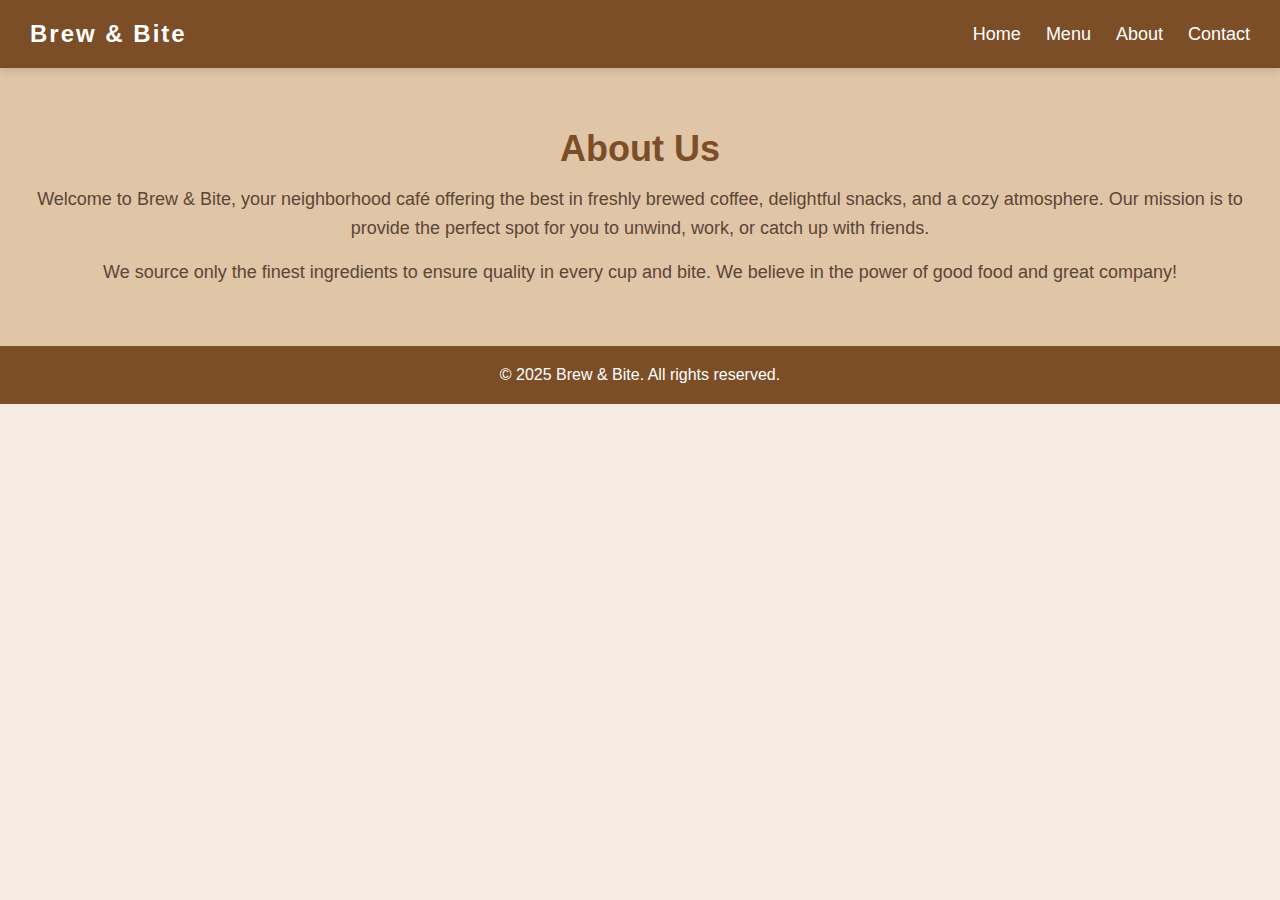
<file: Assignment-2/about.html>
<!DOCTYPE html>
<html lang="en">
<head>
    <meta charset="UTF-8">
    <meta name="viewport" content="width=device-width, initial-scale=1.0">
    <title>About - Brew & Bite</title>
    <link rel="stylesheet" href="styles.css">
</head>
<body>
    <header>
        <div class="logo">Brew & Bite</div>
        <nav>
            <ul>
                <li><a href="index.html">Home</a></li>
                <li><a href="menu.html">Menu</a></li>
                <li><a href="about.html">About</a></li>
                <li><a href="contact.html">Contact</a></li>
            </ul>
        </nav>
    </header>
    <section class="about">
        <h1>About Us</h1>
        <p>Welcome to Brew & Bite, your neighborhood café offering the best in freshly brewed coffee, delightful snacks, and a cozy atmosphere. Our mission is to provide the perfect spot for you to unwind, work, or catch up with friends.</p>
        <p>We source only the finest ingredients to ensure quality in every cup and bite. We believe in the power of good food and great company!</p>
    </section>
    <footer>
        <p>&copy; 2025 Brew & Bite. All rights reserved.</p>
    </footer>
</body>
</html>
</file>
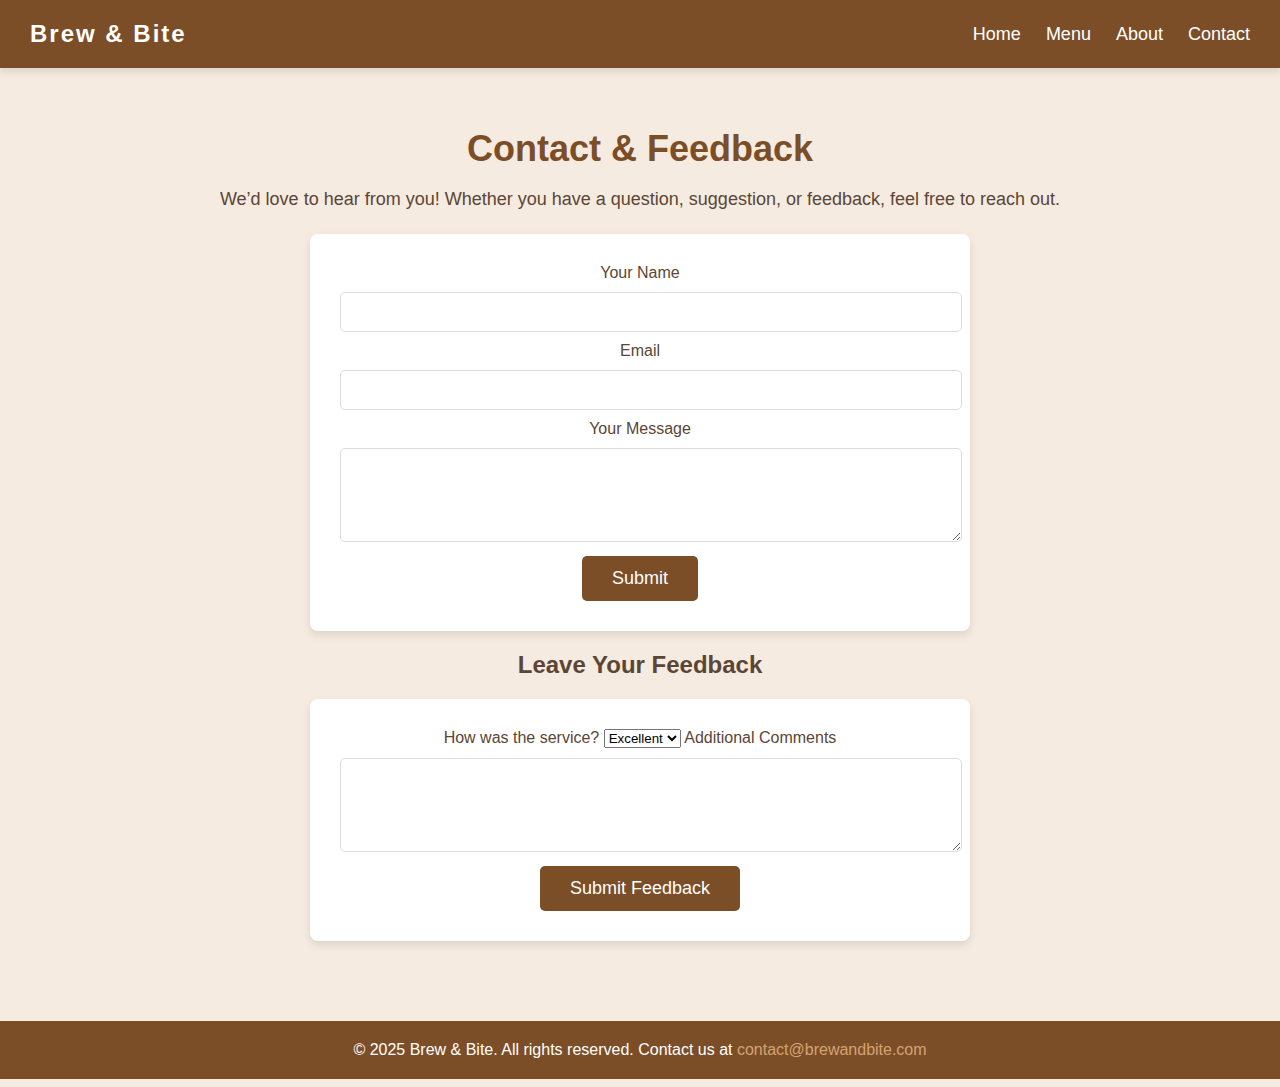
<file: Assignment-2/contact.html>
<!DOCTYPE html>
<html lang="en">
<head>
    <meta charset="UTF-8">
    <meta name="viewport" content="width=device-width, initial-scale=1.0">
    <title>Brew & Bite - Contact & Feedback</title>
    <link rel="stylesheet" href="styles.css">
</head>
<body>
    <header>
        <div class="logo">Brew & Bite</div>
        <nav>
            <ul>
                <li><a href="index.html">Home</a></li>
                <li><a href="menu.html">Menu</a></li>
                <li><a href="about.html">About</a></li>
                <li><a href="contact.html">Contact</a></li>
            </ul>
        </nav>
    </header>
    <section class="contact-feedback">
        <h1>Contact & Feedback</h1>
        <p>We’d love to hear from you! Whether you have a question, suggestion, or feedback, feel free to reach out.</p>

        <div class="form-container">
            <form action="#" method="POST">
                <label for="name">Your Name</label>
                <input type="text" id="name" name="name" required>

                <label for="email">Email</label>
                <input type="email" id="email" name="email" required>

                <label for="message">Your Message</label>
                <textarea id="message" name="message" rows="4" required></textarea>

                <button type="submit">Submit</button>
            </form>
        </div>

        <div class="feedback-container">
            <h2>Leave Your Feedback</h2>
            <form action="#" method="POST">
                <label for="service">How was the service?</label>
                <select id="service" name="service" required>
                    <option value="Excellent">Excellent</option>
                    <option value="Good">Good</option>
                    <option value="Average">Average</option>
                    <option value="Poor">Poor</option>
                </select>

                <label for="comments">Additional Comments</label>
                <textarea id="comments" name="comments" rows="4"></textarea>

                <button type="submit">Submit Feedback</button>
            </form>
        </div>
    </section>

    <footer>
        <p>&copy; 2025 Brew & Bite. All rights reserved. Contact us at <a href="mailto:contact@brewandbite.com">contact@brewandbite.com</a></p>
    </footer>
</body>
</html>
</file>
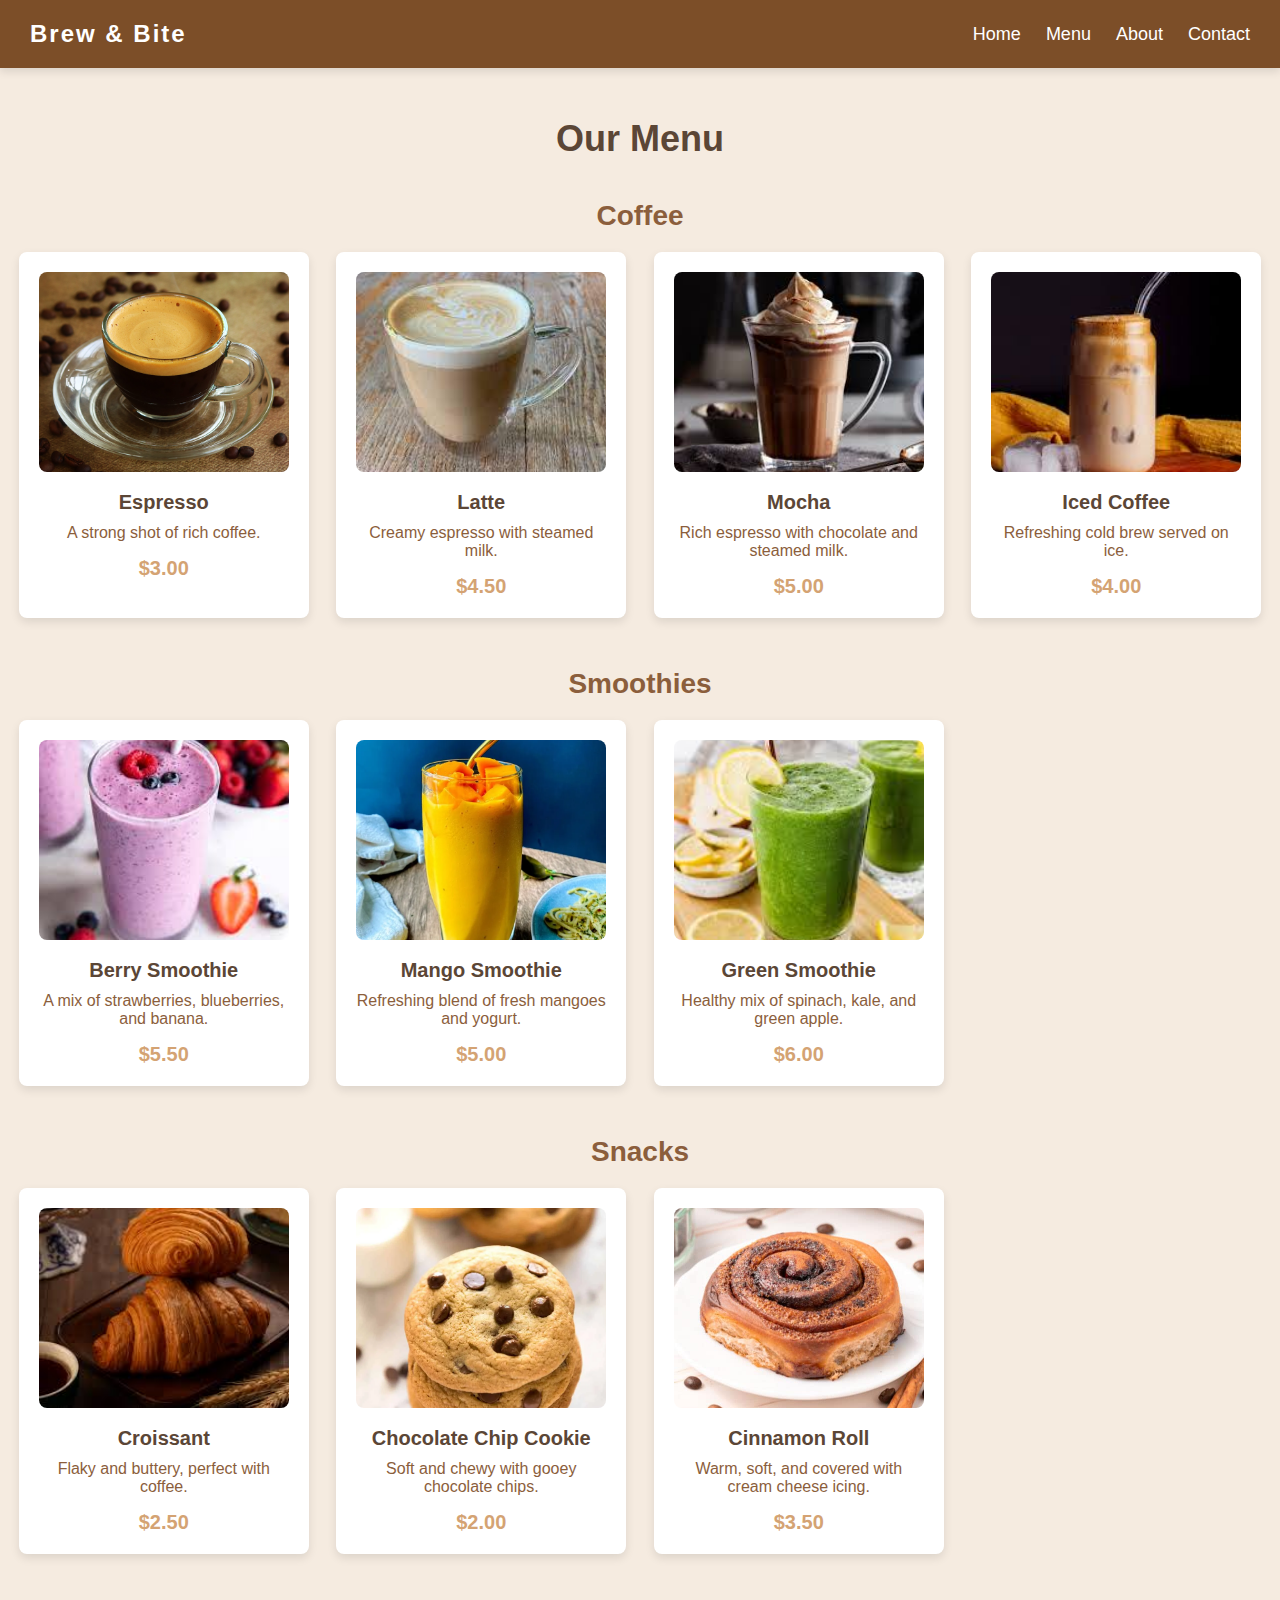
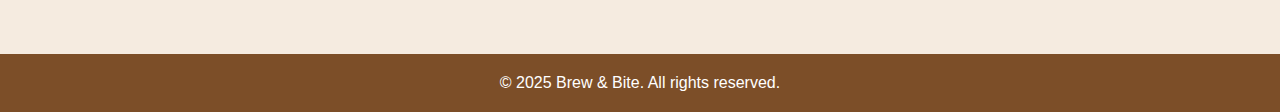
<file: Assignment-2/menu.html>
<!DOCTYPE html>
<html lang="en">
<head>
    <meta charset="UTF-8">
    <meta name="viewport" content="width=device-width, initial-scale=1.0">
    <title>Brew & Bite - Menu</title>
    <link rel="stylesheet" href="styles.css">
</head>
<body>
    <header>
        <div class="logo">Brew & Bite</div>
        <nav>
            <ul>
                <li><a href="index.html">Home</a></li>
                <li><a href="menu.html">Menu</a></li>
                <li><a href="about.html">About</a></li>
                <li><a href="contact.html">Contact</a></li>
            </ul>
        </nav>
    </header>

    <section class="menu">
        <h1>Our Menu</h1>

        <!-- Coffee Section -->
        <div class="menu-category">
            <h2>Coffee</h2>
            <div class="menu-cards">
                <div class="menu-card">
                    <img src="espresso.jpg" alt="Espresso">
                    <h3>Espresso</h3>
                    <p>A strong shot of rich coffee.</p>
                    <p class="price">$3.00</p>
                </div>
                <div class="menu-card">
                    <img src="latte.jpg" alt="Latte">
                    <h3>Latte</h3>
                    <p>Creamy espresso with steamed milk.</p>
                    <p class="price">$4.50</p>
                </div>
                <div class="menu-card">
                    <img src="mocha.jpg" alt="Mocha">
                    <h3>Mocha</h3>
                    <p>Rich espresso with chocolate and steamed milk.</p>
                    <p class="price">$5.00</p>
                </div>
                <div class="menu-card">
                    <img src="iced-coffee.jpg" alt="Iced Coffee">
                    <h3>Iced Coffee</h3>
                    <p>Refreshing cold brew served on ice.</p>
                    <p class="price">$4.00</p>
                </div>
            </div>
        </div>

        <!-- Smoothies Section -->
        <div class="menu-category">
            <h2>Smoothies</h2>
            <div class="menu-cards">
                <div class="menu-card">
                    <img src="berry-smoothie.jpg" alt="Berry Smoothie">
                    <h3>Berry Smoothie</h3>
                    <p>A mix of strawberries, blueberries, and banana.</p>
                    <p class="price">$5.50</p>
                </div>
                <div class="menu-card">
                    <img src="mango-smoothie.jpg" alt="Mango Smoothie">
                    <h3>Mango Smoothie</h3>
                    <p>Refreshing blend of fresh mangoes and yogurt.</p>
                    <p class="price">$5.00</p>
                </div>
                <div class="menu-card">
                    <img src="green-smoothie.jpg" alt="Green Smoothie">
                    <h3>Green Smoothie</h3>
                    <p>Healthy mix of spinach, kale, and green apple.</p>
                    <p class="price">$6.00</p>
                </div>
            </div>
        </div>

        <!-- Snacks Section -->
        <div class="menu-category">
            <h2>Snacks</h2>
            <div class="menu-cards">
                <div class="menu-card">
                    <img src="croissant.jpg" alt="Croissant">
                    <h3>Croissant</h3>
                    <p>Flaky and buttery, perfect with coffee.</p>
                    <p class="price">$2.50</p>
                </div>
                <div class="menu-card">
                    <img src="chocolate-chip-cookie.jpg" alt="Chocolate Chip Cookie">
                    <h3>Chocolate Chip Cookie</h3>
                    <p>Soft and chewy with gooey chocolate chips.</p>
                    <p class="price">$2.00</p>
                </div>
                <div class="menu-card">
                    <img src="cinnamon-roll.jpg" alt="Cinnamon Roll">
                    <h3>Cinnamon Roll</h3>
                    <p>Warm, soft, and covered with cream cheese icing.</p>
                    <p class="price">$3.50</p>
                </div>
            </div>
        </div>
    </section>

    <footer>
        <p>&copy; 2025 Brew & Bite. All rights reserved.</p>
    </footer>
</body>
</html>
</file>
<file: Assignment-2/styles.css>
/* General Styles */
body {
    font-family: 'Arial', sans-serif;
    background-color: #f5ebe0; /* Light beige background */
    color: #5b4636; /* Dark brown text */
    margin: 0;
    padding: 0;
}

a {
    text-decoration: none;
    color: inherit;
}

h1, h2, h3, p {
    margin: 0;
    padding: 0;
}

/* Header */
header {
    display: flex;
    justify-content: space-between;
    align-items: center;
    background-color: #7c4e28; /* Medium brown */
    padding: 20px 30px;
    box-shadow: 0 4px 8px rgba(0, 0, 0, 0.1);
    position: relative;
}

.logo {
    font-size: 24px;
    font-weight: bold;
    color: white;
    letter-spacing: 2px;
}

nav ul {
    list-style: none;
    display: flex;
    gap: 25px;
    margin: 0;
    padding: 0;
}

nav ul li a {
    color: white;
    font-size: 18px;
    font-weight: 500;
    transition: color 0.3s ease;
}

nav ul li a:hover {
    color: #d4a373; /* Light brown/golden color */
}

/* Hero Section (Homepage) */
.hero {
    text-align: center;
    padding: 100px 20px;
    background-image: url('cafe-background.jpg');
    background-size: cover;
    background-position: center;
    color: white;
    position: relative;
}

.hero h1 {
    font-size: 48px;
    font-weight: bold;
    text-shadow: 2px 2px 4px rgba(0, 0, 0, 0.3);
}

.hero p {
    font-size: 20px;
    margin-top: 10px;
    font-weight: 400;
    text-shadow: 1px 1px 3px rgba(0, 0, 0, 0.2);
}

.btn {
    display: inline-block;
    padding: 10px 20px;
    background-color: #d4a373;
    color: white;
    text-decoration: none;
    border-radius: 5px;
    font-size: 18px;
    margin-top: 20px;
    transition: background-color 0.3s ease;
}

.btn:hover {
    background-color: #8b5e3c; /* Darker shade of brown */
}

/* About Page */
.about {
    padding: 60px 20px;
    background-color: #e1c5a7; /* Light brown shade */
    text-align: center;
}

.about h1 {
    font-size: 36px;
    color: #7c4e28; /* Medium brown */
}

.about p {
    font-size: 18px;
    color: #5b4636;
    margin-top: 15px;
    line-height: 1.6;
}

/* Contact & Feedback Page */
.contact-feedback {
    padding: 60px 20px;
    background-color: #f5ebe0;
    text-align: center;
    box-shadow: 0 4px 8px rgba(0, 0, 0, 0.1);
}

.contact-feedback h1 {
    font-size: 36px;
    color: #7c4e28;
}

.contact-feedback p {
    font-size: 18px;
    color: #5b4636;
    margin-top: 15px;
    line-height: 1.6;
}

.contact-feedback form {
    max-width: 600px;
    margin: 20px auto;
    background-color: white;
    padding: 30px;
    border-radius: 8px;
    box-shadow: 0 4px 8px rgba(0, 0, 0, 0.1);
}

.contact-feedback form input,
.contact-feedback form textarea {
    width: 100%;
    padding: 10px;
    margin: 10px 0;
    border-radius: 5px;
    border: 1px solid #ddd;
    font-size: 16px;
    transition: border-color 0.3s ease;
}

.contact-feedback form input:focus,
.contact-feedback form textarea:focus {
    border-color: #7c4e28; /* Highlight focus border */
}

.contact-feedback form button {
    padding: 12px 30px;
    background-color: #7c4e28;
    color: white;
    border: none;
    border-radius: 5px;
    font-size: 18px;
    cursor: pointer;
    transition: background-color 0.3s ease;
}

.contact-feedback form button:hover {
    background-color: #5b4636; /* Darker brown */
}

/* Media Queries */
@media (max-width: 768px) {
    nav ul {
        gap: 15px;
    }

    .hero h1 {
        font-size: 36px;
    }

    .hero p {
        font-size: 16px;
    }

    .contact-feedback form {
        padding: 20px;
    }
}

@media (max-width: 480px) {
    .hero h1 {
        font-size: 28px;
    }

    .hero p {
        font-size: 14px;
    }

    .menu-cards {
        grid-template-columns: 1fr;
    }

    .contact-feedback form {
        max-width: 100%;
    }
}


/* Menu Section */
.menu {
    padding: 50px 20px;
    text-align: center;
}

.menu h1 {
    font-size: 36px;
    margin-bottom: 40px;
}

/* Menu Category */
.menu-category {
    margin-bottom: 50px;
}

.menu-category h2 {
    font-size: 28px;
    margin-bottom: 20px;
    color: #8b5e3c;
}

/* Menu Cards */
.menu-cards {
    display: grid;
    grid-template-columns: repeat(auto-fill, minmax(250px, 1fr));
    gap: 30px;
    justify-items: center;
}

/* Menu Card */
.menu-card {
    background-color: #fff;
    border-radius: 8px;
    padding: 20px;
    width: 250px;
    box-shadow: 0 4px 10px rgba(0, 0, 0, 0.1);
    transition: transform 0.3s ease, box-shadow 0.3s ease; /* Transition for smooth effects */
    position: relative; /* Added for z-index */
    z-index: 1; /* Default stacking order */
}

.menu-card img {
    width: 100%;
    height: 200px; /* Ensures all images have the same height */
    object-fit: cover; /* Ensures the image is cropped to fit without stretching */
    border-radius: 8px;
    transition: transform 0.3s ease; /* Smooth transition for image */
}

.menu-card h3 {
    font-size: 20px;
    color: #5b4636;
    margin-top: 15px;
}

.menu-card p {
    font-size: 16px;
    margin-top: 10px;
    color: #8b5e3c;
}

.menu-card .price {
    font-size: 20px;
    font-weight: bold;
    margin-top: 15px;
    color: #d4a373;
}

/* Hover Effect for Cards */
.menu-card:hover {
    transform: scale(1.05); /* Applies transform to enlarge the card */
    z-index: 2; /* Brings hovered card to the front */
    box-shadow: 0 8px 16px rgba(0, 0, 0, 0.2); /* Smooth shadow effect */
}

/* Hover Effect for Images */
.menu-card img:hover {
    transform: scale(1.1); /* Slightly enlarge the image on hover */
}

/* General Styles */
body {
    font-family: 'Arial', sans-serif;
    background-color: #f5ebe0; /* Light beige background */
    color: #5b4636; /* Dark brown text */
    margin: 0;
    padding: 0;
    display: flex;
    flex-direction: column;
    min-height: 100vh; /* Ensures the body takes at least the full height of the viewport */
}

/* Main Content Area */
main {
    flex-grow: 1; /* This will ensure that the main content area grows to fill available space */
}

/* Footer */
footer {
    background-color: #7c4e28; /* Medium brown */
    color: white;
    padding: 20px 0;
    text-align: center;
    position: relative;
    width: 100%;
    bottom: 0;
}

footer p {
    font-size: 16px;
    margin: 0;
}

footer a {
    color: #d4a373; /* Light brown */
    transition: color 0.3s ease;
    text-decoration: none;
}

footer a:hover {
    color: white;
}

footer .social-icons {
    margin-top: 10px;
}

footer .social-icons a {
    color: white;
    font-size: 20px;
    margin: 0 10px;
    transition: color 0.3s ease;
}

footer .social-icons a:hover {
    color: #d4a373; /* Light brown on hover */
}

/* Media Queries for Footer */
@media (max-width: 768px) {
    footer p {
        font-size: 14px;
    }

    footer .social-icons a {
        font-size: 18px;
    }
}
</file>
